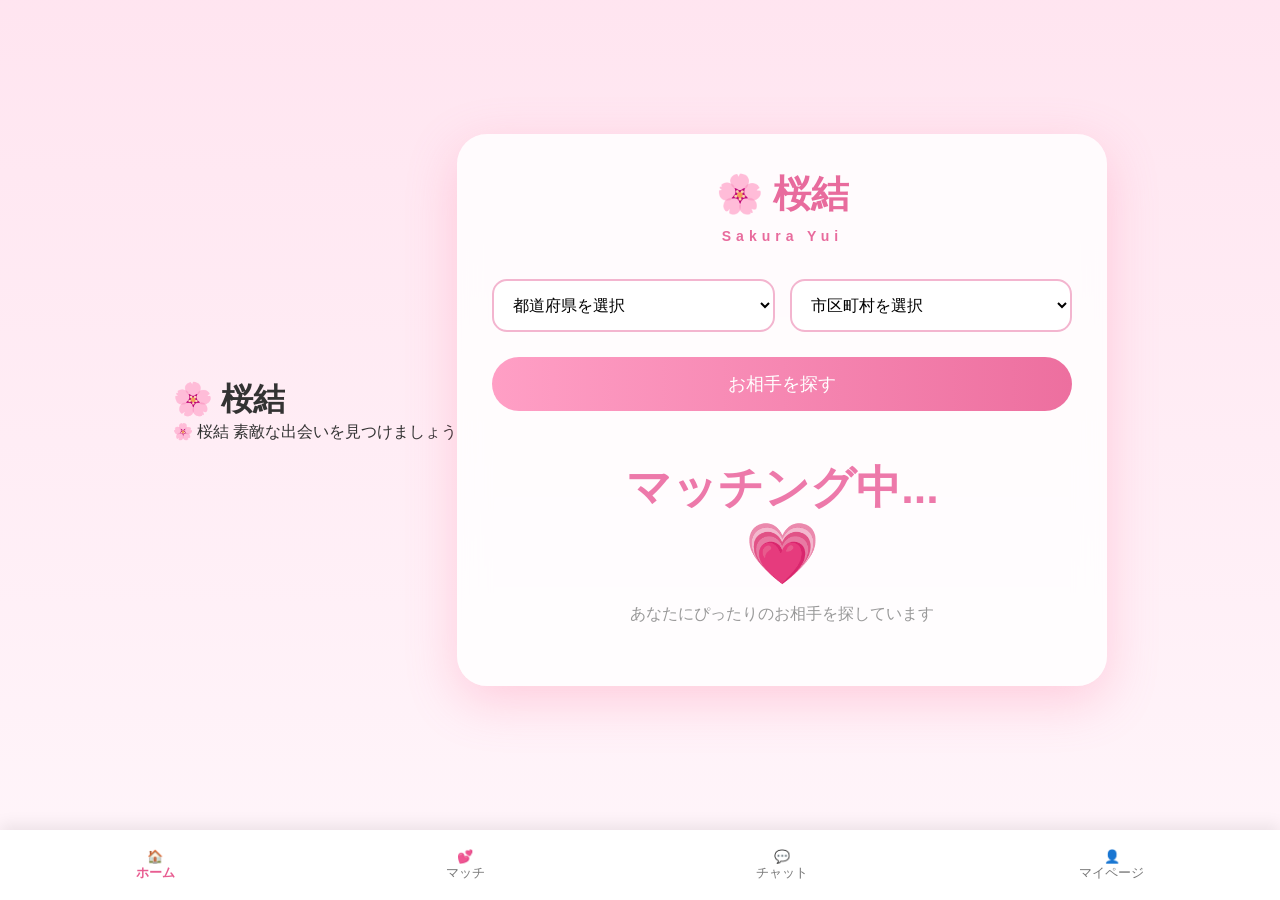
<file: index.html>
<!DOCTYPE html>
<html lang="ja">
<head>
  <meta charset="UTF-8">
  <meta name="viewport" content="width=device-width,initial-scale=1.0">
  <title> 桜結 Sakura Yui</title>
  <link rel="stylesheet" href="style.css">

  <style>
    * {
      box-sizing: border-box;
    }

    body {
      margin: 0;
      min-height: 100vh;
      display: flex;
      justify-content: center;
      align-items: center;
      font-family: "Noto Sans JP", sans-serif;
      background:
        linear-gradient(
          rgba(255,220,235,.75),
          rgba(255,245,250,.95)
        ),
        url("https://images.unsplash.com/photo-1522383225653-ed111181a951") center/cover;
      overflow: hidden;
    }

    .sakura {
      position: absolute;
      top: -30px;
      font-size: 25px;
      pointer-events: none;
      animation: fall linear infinite;
    }

    @keyframes fall {
      from {
        transform: translateY(-20px) rotate(0deg);
      }

      to {
        transform: translateY(110vh) rotate(360deg);
      }
    }

    .container {
      position: relative;
      z-index: 1;
      width: 95%;
      max-width: 650px;
      padding: 35px;
      background: rgba(255,255,255,.82);
      backdrop-filter: blur(15px);
      border-radius: 30px;
      box-shadow: 0 15px 50px rgba(255,120,160,.3);
    }

    .logo {
      text-align: center;
      font-size: 38px;
      font-weight: bold;
      color: #e86b9d;
    }

    .logo span {
      display: block;
      font-size: 14px;
      letter-spacing: 5px;
      margin-top: 8px;
    }

    .select-box {
      display: flex;
      gap: 15px;
      margin-top: 35px;
    }

    select {
      width: 50%;
      padding: 15px;
      border-radius: 15px;
      border: 2px solid #f3b5cf;
      font-size: 16px;
      background: white;
    }

    button {
      margin-top: 25px;
      width: 100%;
      padding: 15px;
      border: none;
      border-radius: 30px;
      font-size: 18px;
      color: white;
      background: linear-gradient(90deg, #ff9fc5, #ed6f9f);
      cursor: pointer;
    }

    .match {
      height: 220px;
      display: flex;
      flex-direction: column;
      justify-content: center;
      align-items: center;
      margin-top: 20px;
    }

    .match-title {
      font-size: 45px;
      font-weight: bold;
      color: #ed79aa;
      animation: pulse 1.5s infinite;
    }

    @keyframes pulse {
      50% {
        opacity: .5;
        transform: scale(1.1);
      }
    }

    .heart {
      font-size: 60px;
      animation: heart 1s infinite;
    }

    @keyframes heart {
      50% {
        transform: scale(1.25);
      }
    }

    .sub {
      margin-top: 15px;
      color: #999;
      text-align: center;
    }
  </style>
</head>

<body>
  <div class="welcome">

<h1>
🌸 桜結
</h1>

<p>
🌸 桜結
素敵な出会いを見つけましょう
</p>

</div>
  <div class="container">
    <div class="logo">
      🌸 桜結
      <span>Sakura Yui</span>
    </div>

    <div class="select-box">
      <select id="prefecture" onchange="changeCity()">
        <option>都道府県を選択</option>
      </select>

      <select id="city">
        <option>市区町村を選択</option>
      </select>
    </div>

    <button onclick="location.href='match.html'">お相手を探す</button>

    <div class="match">
      <div class="match-title">マッチング中...</div>
      <div class="heart">💗</div>
      <div class="sub">あなたにぴったりのお相手を探しています</div>
    </div>
  </div>

  <script>
    // 日本47都道府县 + 主要城市数据
    const japan = {
      "北海道": ["札幌市", "旭川市", "函館市", "小樽市", "帯広市", "岩見沢市", "千歲市", "富良野市", "釧路市", "網走市", "根室市"],
      "青森県": ["弘前市", "青森市", "八户市", "黑石市", "五所川原市", "十和田市", "三沢市", "陆奥市", "津轻市", "平川市"],
      "岩手県": ["盛冈市", "以及宫古市", "大船渡市", "花卷市", "北上市", "久慈市", "远野市", "一关市", "陆前高田市", "釜石市", "二户市", "八幡平市", "奥州市", "泷泽市"],
      "宮城県": ["仙台市", "石卷市", "盐灶市", "气仙沼市", "白石市", "名取市", "角田市", "多贺城市", "岩沼市", "登米市", "栗原市", "东松岛市", "大崎市", "富谷市"],
      "秋田県": ["秋田市", "能代市", "横手市", "大館市", "男鹿市", "湯沢市", "鹿角市", "由利本荘市", "潟上市", "大仙市", "北秋田市", "にかほ市", "仙北市"],
      "山形県": ["山形市", "米沢市", "鶴岡市", "酒田市", "新庄市", "寒河江市", "上山市", "村山市", "長井市", "天童市", "東根市", "尾花沢市", "南陽市"],
      "福島県": ["福島市", "会津若松市", "郡山市", "いわき市", "白河市", "須賀川市", "喜多方市", "相馬市", "二本松市", "田村市", "南相馬市", "伊達市", "本宮市"],
      "茨城県": ["水戸市", "日立市", "土浦市", "古河市", "石岡市", "結城市", "龍ケ崎市", "下妻市", "常総市", "常陸太田市", "高萩市", "北茨城市", "笠間市", "取手市"],
      "栃木県": ["宇都宫市", "足利市", "栃木市", "佐野市", "鹿沼市", "日光市", "小山市", "真冈市", "大田原市", "矢板市", "那须盐原市", "樱市", "那须乌山市", "下野市"],
      "群馬県": ["前桥市", "高崎市", "桐生市", "伊势崎市", "太田市", "沼田市", "馆林市", "涩川市", "藤冈市", "富冈市", "安中市", "绿市"],
      "埼玉県": ["さいたま市", "川越市", "熊谷市", "川口市", "行田市", "秩父市", "所沢市", "飯能市", "加須市", "本庄市", "東松山市", "春日部市", "狭山市", "羽生市", "鴻巣市", "深谷市", "上尾市", "草加市", "越谷市", "蕨市", "戸田市", "入間市", "朝霞市", "志木市", "和光市", "新座市", "桶川市", "久喜市", "北本市", "八潮市", "富士見市", "三郷市", "蓮田市", "坂戸市", "幸手市", "鶴ヶ島市", "日高市", "吉川市", "ふじみ野市", "白岡市"],
      "千葉県": ["千葉市", "旭市", "我孙子市", "夷隅市", "市川市", "市原市", "印西市", "浦安市", "大网白里市", "柏市", "胜浦市", "香取市", "镰谷市", "鸭川市", "木更津市", "君津市", "佐仓市", "山武市", "白井市", "匝瑳市", "袖浦市", "馆山市", "铫子市", "东金市", "富里市", "流山市", "习志野市", "成田市", "野田市", "富津市", "船桥市", "松户市", "南房总市", "茂原市", "八街市", "八千代市", "四街道市"],
      "東京都": ["千代田区",
"中央区",
"港区",
"新宿区",
"文京区",
"台東区",
"墨田区",
"江東区",
"品川区",
"目黒区",
"大田区",
"世田谷区",
"渋谷区",
"中野区",
"杉並区",
"豊島区",
"北区",
"荒川区",
"板橋区",
"練馬区",
"足立区",
"葛飾区",
"江戸川区",
"八王子市",
"立川市",
"武蔵野市",
"三鷹市",
"青梅市",
"府中市",
"昭島市",
"調布市",
"町田市",
"小金井市",
"小平市",
"日野市",
"東村山市",
"国分寺市",
"国立市",
"福生市",
"狛江市",
"東大和市",
"清瀬市",
"東久留米市",
"武蔵村山市",
"多摩市",
"稲城市",
"羽村市",
"あきる野市",
"西東京市"],
      "神奈川県": ["横浜市",
"川崎市",
"相模原市",
"横須賀市",
"平塚市",
"鎌倉市",
"藤沢市",
"小田原市",
"茅ヶ崎市",
"逗子市",
"三浦市",
"秦野市",
"厚木市",
"大和市",
"伊勢原市",
"海老名市",
"座間市",
"南足柄市",
"綾瀬市"],
      "新潟県": ["新潟市",
"長岡市",
"三条市",
"柏崎市",
"新発田市",
"小千谷市",
"加茂市",
"十日町市",
"見附市",
"村上市",
"燕市",
"糸魚川市",
"妙高市",
"五泉市",
"上越市",
"阿賀野市",
"佐渡市",
"魚沼市",
"南魚沼市",
"胎内市"],
      "富山県": ["富山市",
"高岡市",
"魚津市",
"氷見市",
"滑川市",
"黒部市",
"砺波市",
"小矢部市",
"南砺市",
"射水市"],
      "石川県": ["金沢市",
"七尾市",
"小松市",
"輪島市",
"珠洲市",
"加賀市",
"羽咋市",
"かほく市",
"白山市",
"能美市",
"野々市市"],
      "福井県": ["福井市",
"敦賀市",
"大野市",
"勝山市",
"鯖江市",
"あわら市",
"越前市",
"坂井市"],
      "山梨県": ["甲府市", "富士吉田市",
"都留市",
"山梨市",
"大月市",
"韮崎市",
"南アルプス市",
"北杜市",
"甲斐市",
"笛吹市",
"上野原市",
"甲州市",
"中央市"],
      "長野県": ["長野市",
"松本市",
"上田市",
"岡谷市",
"飯田市",
"諏訪市",
"須坂市",
"小諸市",
"伊那市",
"駒ヶ根市",
"中野市",
"大町市",
"飯山市",
"茅野市",
"塩尻市",
"佐久市",
"千曲市",
"東御市",
"安曇野市"],
      "岐阜県": ["岐阜市",
"大垣市",
"高山市",
"多治見市",
"関市",
"中津川市",
"美濃市",
"瑞浪市",
"羽島市",
"恵那市",
"美濃加茂市",
"土岐市",
"各務原市",
"可児市",
"山県市",
"瑞穂市",
"飛騨市",
"本巣市",
"郡上市",
"下呂市",
"海津市"],
      "静岡県": ["静岡市",
"浜松市",
"沼津市",
"熱海市",
"三島市",
"富士宮市",
"伊東市",
"島田市",
"富士市",
"磐田市",
"焼津市",
"掛川市",
"藤枝市",
"御殿場市",
"袋井市",
"下田市",
"裾野市",
"湖西市",
"伊豆市",
"御前崎市",
"菊川市",
"伊豆の国市",
"牧之原市"],
      "愛知県": ["名古屋市",
"豊橋市",
"岡崎市",
"一宮市",
"瀬戸市",
"半田市",
"春日井市",
"豊川市",
"津島市",
"碧南市",
"刈谷市",
"豊田市",
"安城市",
"西尾市",
"蒲郡市",
"犬山市",
"常滑市",
"江南市",
"小牧市",
"稲沢市",
"新城市",
"東海市",
"大府市",
"知多市",
"知立市",
"尾張旭市",
"高浜市",
"岩倉市",
"豊明市",
"日進市",
"田原市",
"愛西市",
"清須市",
"北名古屋市",
"弥富市",
"みよし市",
"あま市",
"長久手市"],
      "三重県": ["津市",
"四日市市",
"伊勢市",
"松阪市",
"桑名市",
"鈴鹿市",
"名張市",
"尾鷲市",
"亀山市",
"鳥羽市",
"熊野市",
"いなべ市",
"志摩市",
"伊賀市"],
      "滋賀県": ["大津市",
"彦根市",
"長浜市",
"近江八幡市",
"草津市",
"守山市",
"栗東市",
"甲賀市",
"野洲市",
"湖南市",
"高島市",
"東近江市",
"米原市"],
      "京都府": ["京都市",
"福知山市",
"舞鶴市",
"綾部市",
"宇治市",
"宮津市",
"亀岡市",
"城陽市",
"向日市",
"長岡京市",
"八幡市",
"京田辺市",
"京丹後市",
"南丹市",
"木津川市"],
      "大阪府": ["大阪市",
"堺市",
"岸和田市",
"豊中市",
"池田市",
"吹田市",
"泉大津市",
"高槻市",
"貝塚市",
"守口市",
"枚方市",
"茨木市",
"八尾市",
"泉佐野市",
"富田林市",
"寝屋川市",
"河内長野市",
"松原市",
"大東市",
"和泉市",
"箕面市",
"柏原市",
"羽曳野市",
"門真市",
"摂津市",
"高石市",
"藤井寺市",
"東大阪市",
"泉南市",
"四條畷市",
"交野市",
"大阪狭山市",
"阪南市"],
      "兵庫県": ["神戸市",
"姫路市",
"尼崎市",
"明石市",
"西宮市",
"洲本市",
"芦屋市",
"伊丹市",
"相生市",
"豊岡市",
"加古川市",
"赤穂市",
"西脇市",
"宝塚市",
"三木市",
"高砂市",
"川西市",
"小野市",
"三田市",
"加西市",
"丹波篠山市",
"養父市",
"丹波市",
"南あわじ市",
"朝来市",
"淡路市",
"宍粟市",
"加東市",
"たつの市"],
      "奈良県": ["奈良市",
"大和高田市",
"大和郡山市",
"天理市",
"橿原市",
"桜井市",
"五條市",
"御所市",
"生駒市",
"香芝市",
"葛城市",
"宇陀市"],
      "和歌山県": ["和歌山市",
"海南市",
"橋本市",
"有田市",
"御坊市",
"田辺市",
"新宮市",
"紀の川市",
"岩出市"],
      "鳥取県": ["鳥取市",
"米子市",
"倉吉市",
"境港市"],
      "島根県": ["松江市",
"浜田市",
"出雲市",
"益田市",
"大田市",
"安来市",
"江津市",
"雲南市"],
      "岡山県": ["岡山市",
"倉敷市",
"津山市",
"玉野市",
"笠岡市",
"井原市",
"総社市",
"高梁市",
"新見市",
"備前市",
"瀬戸内市",
"赤磐市",
"真庭市",
"美作市",
"浅口市"],
      "広島県": ["広島市",
"呉市",
"竹原市",
"三原市",
"尾道市",
"福山市",
"府中市",
"三次市",
"庄原市",
"大竹市",
"東広島市",
"廿日市市",
"安芸高田市",
"江田島市"],
      "山口県": ["下関市",
"宇部市",
"山口市",
"萩市",
"防府市",
"下松市",
"岩国市",
"光市",
"長門市",
"柳井市",
"美祢市",
"周南市",
"山陽小野田市"],
      "徳島県": ["徳島市",
"鳴門市",
"小松島市",
"阿南市",
"吉野川市",
"阿波市",
"美馬市",
"三好市"],
      "香川県": ["高松市",
"丸亀市",
"坂出市",
"善通寺市",
"観音寺市",
"さぬき市",
"東かがわ市",
"三豊市"],
      "愛媛県": ["松山市",
"今治市",
"宇和島市",
"八幡浜市",
"新居浜市",
"西条市",
"大洲市",
"伊予市",
"四国中央市",
"西予市",
"東温市"],
      "高知県": ["高知市",
"室戸市",
"安芸市",
"南国市",
"土佐市",
"須崎市",
"宿毛市",
"土佐清水市",
"四万十市",
"香南市",
"香美市"],
      "福岡県": ["北九州市",
"福岡市",
"大牟田市",
"久留米市",
"直方市",
"飯塚市",
"田川市",
"柳川市",
"八女市",
"筑後市",
"大川市",
"行橋市",
"豊前市",
"中間市",
"小郡市",
"筑紫野市",
"春日市",
"大野城市",
"宗像市",
"太宰府市",
"古賀市",
"福津市",
"うきは市",
"宮若市",
"嘉麻市",
"朝倉市",
"みやま市",
"糸島市",
"那珂川市"],
      "佐賀県": ["佐賀市",
"唐津市",
"鳥栖市",
"多久市",
"伊万里市",
"武雄市",
"鹿島市",
"小城市",
"嬉野市",
"神埼市"],
      "長崎県": ["長崎市",
"佐世保市",
"島原市",
"諫早市",
"大村市",
"平戸市",
"松浦市",
"対馬市",
"壱岐市",
"五島市",
"西海市",
"雲仙市",
"南島原市"],
      "熊本県": ["熊本市",
"八代市",
"人吉市",
"荒尾市",
"水俣市",
"玉名市",
"山鹿市",
"菊池市",
"宇土市",
"上天草市",
"宇城市",
"阿蘇市",
"合志市",
"天草市"],
      "大分県": ["大分市",
"別府市",
"中津市",
"日田市",
"佐伯市",
"臼杵市",
"津久見市",
"竹田市",
"豊後高田市",
"杵築市",
"宇佐市",
"豊後大野市",
"由布市",
"国東市"],
      "宮崎県": ["宮崎市",
"都城市",
"延岡市",
"日南市",
"小林市",
"日向市",
"串間市",
"西都市",
"えびの市"],
      "鹿児島県": ["鹿児島市",
"鹿屋市",
"枕崎市",
"阿久根市",
"出水市",
"指宿市",
"西之表市",
"垂水市",
"薩摩川内市",
"日置市",
"曽於市",
"霧島市",
"いちき串木野市",
"南さつま市",
"志布志市",
"奄美市",
"南九州市",
"伊佐市",
"姶良市"],
      "沖縄県": ["那覇市",
"宜野湾市",
"石垣市",
"浦添市",
"名護市",
"糸満市",
"沖縄市",
"豊見城市",
"うるま市",
"宮古島市",
"南城市"]
    };

    const prefecture = document.getElementById("prefecture");

    Object.keys(japan).forEach(function(pref) {
      let option = document.createElement("option");
      option.text = pref;
      prefecture.appendChild(option);
    });

    function changeCity() {
      let city = document.getElementById("city");
      city.innerHTML = "<option>市区町村を選択</option>";

      let pref = prefecture.value;

      if (japan[pref]) {
        japan[pref].forEach(function(name) {
          let option = document.createElement("option");
          option.text = name;
          city.appendChild(option);
        });
      }
    }

    function startMatch() {
      let pref = document.getElementById("prefecture").value;
      let city = document.getElementById("city").value;

      if (pref == "都道府県を選択" || city == "市区町村を選択") {
        alert("地域を選択してください");
        return;
      }

      alert(pref + " " + city + "周辺のお相手を検索しています...");
    }

    for (let i = 0; i < 25; i++) {
      let sakura = document.createElement("div");
      sakura.className = "sakura";
      sakura.innerHTML = "🌸";
      sakura.style.left = Math.random() * 100 + "%";
      sakura.style.animationDuration = 5 + Math.random() * 6 + "s";
      sakura.style.animationDelay = Math.random() * 5 + "s";
      document.body.appendChild(sakura);
    }
  </script>
<div class="bottom">

<a class="active" href="index.html">
🏠<br>
ホーム
</a>

<a href="match.html">
💕<br>
マッチ
</a>

<a href="message.html">
💬<br>
チャット
</a>

<a href="mypage.html">
👤<br>
マイページ
</a>

</div>
</html>
</file>
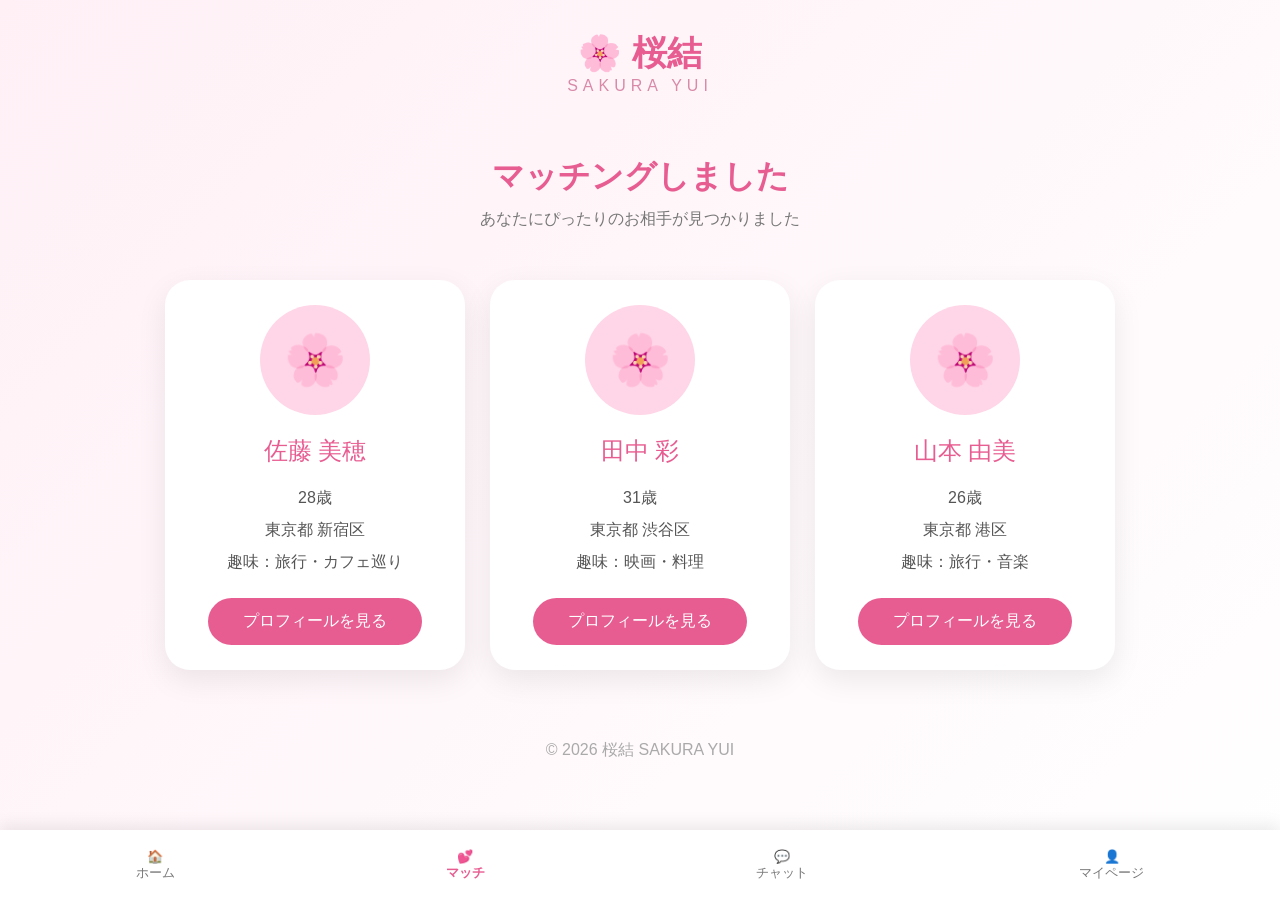
<file: match.html>
<!DOCTYPE html>
<html lang="ja">

<head>

<meta charset="UTF-8">

<meta name="viewport" content="width=device-width, initial-scale=1.0">

<title>桜結 - マッチング結果</title>
  <link rel="stylesheet" href="style.css">


<style>

*{
box-sizing:border-box;
margin:0;
padding:0;
}


body{

font-family:
"Noto Sans JP",
sans-serif;

background:
linear-gradient(
135deg,
#fff0f6,
#ffffff
);

min-height:100vh;

color:#333;

}


/* header */

.header{

text-align:center;

padding:30px;

}


.logo{

font-size:35px;

color:#e85d91;

font-weight:bold;

}


.sub{

letter-spacing:5px;

color:#d88aa8;

}



/* title */


.title{

text-align:center;

margin:30px;

}


.title h1{

font-size:32px;

color:#e85d91;

}


.title p{

margin-top:10px;

color:#777;

}



/* cards */


.container{

display:flex;

justify-content:center;

gap:25px;

flex-wrap:wrap;

padding:20px;

}



.card{

width:300px;

background:white;

border-radius:25px;

padding:25px;

text-align:center;

box-shadow:

0 10px 30px rgba(0,0,0,.08);

}



.avatar{

width:110px;

height:110px;

border-radius:50%;

background:#ffd6e7;

margin:auto;

display:flex;

align-items:center;

justify-content:center;

font-size:50px;

}



.name{

font-size:24px;

margin-top:20px;

color:#e85d91;

}



.info{

margin-top:15px;

line-height:2;

color:#555;

}



button{

margin-top:20px;

background:#e85d91;

border:none;

color:white;

padding:13px 35px;

border-radius:30px;

font-size:16px;

cursor:pointer;

}



button:hover{

opacity:.8;

}



/* footer */


.footer{

text-align:center;

margin-top:50px;

color:#aaa;

}



</style>


</head>


<body>


<div class="header">


<div class="logo">
🌸 桜結
</div>


<div class="sub">
SAKURA YUI
</div>


</div>




<div class="title">

<h1>
マッチングしました
</h1>


<p>
あなたにぴったりのお相手が見つかりました
</p>


</div>





<div class="container">



<div class="card">


<div class="avatar">
🌸
</div>


<div class="name">
佐藤 美穂
</div>


<div class="info">

28歳<br>

東京都 新宿区<br>

趣味：旅行・カフェ巡り

</div>


<button onclick="location.href='profile.html'">
プロフィールを見る
</button>


</div>





<div class="card">


<div class="avatar">
🌸
</div>


<div class="name">
田中 彩
</div>


<div class="info">

31歳<br>

東京都 渋谷区<br>

趣味：映画・料理

</div>


<button onclick="location.href='profile.html'">
プロフィールを見る
</button>


</div>





<div class="card">


<div class="avatar">
🌸
</div>


<div class="name">
山本 由美
</div>


<div class="info">

26歳<br>

東京都 港区<br>

趣味：旅行・音楽

</div>


<button onclick="location.href='profile.html'">
プロフィールを見る
</button>


</div>



</div>




<div class="footer">

© 2026 桜結 SAKURA YUI

</div>


<div class="bottom">

<a href="index.html">
🏠<br>
ホーム
</a>

<a class="active" href="match.html">
💕<br>
マッチ
</a>

<a href="message.html">
💬<br>
チャット
</a>

<a href="mypage.html">
👤<br>
マイページ
</a>

</div>

</html>
</file>
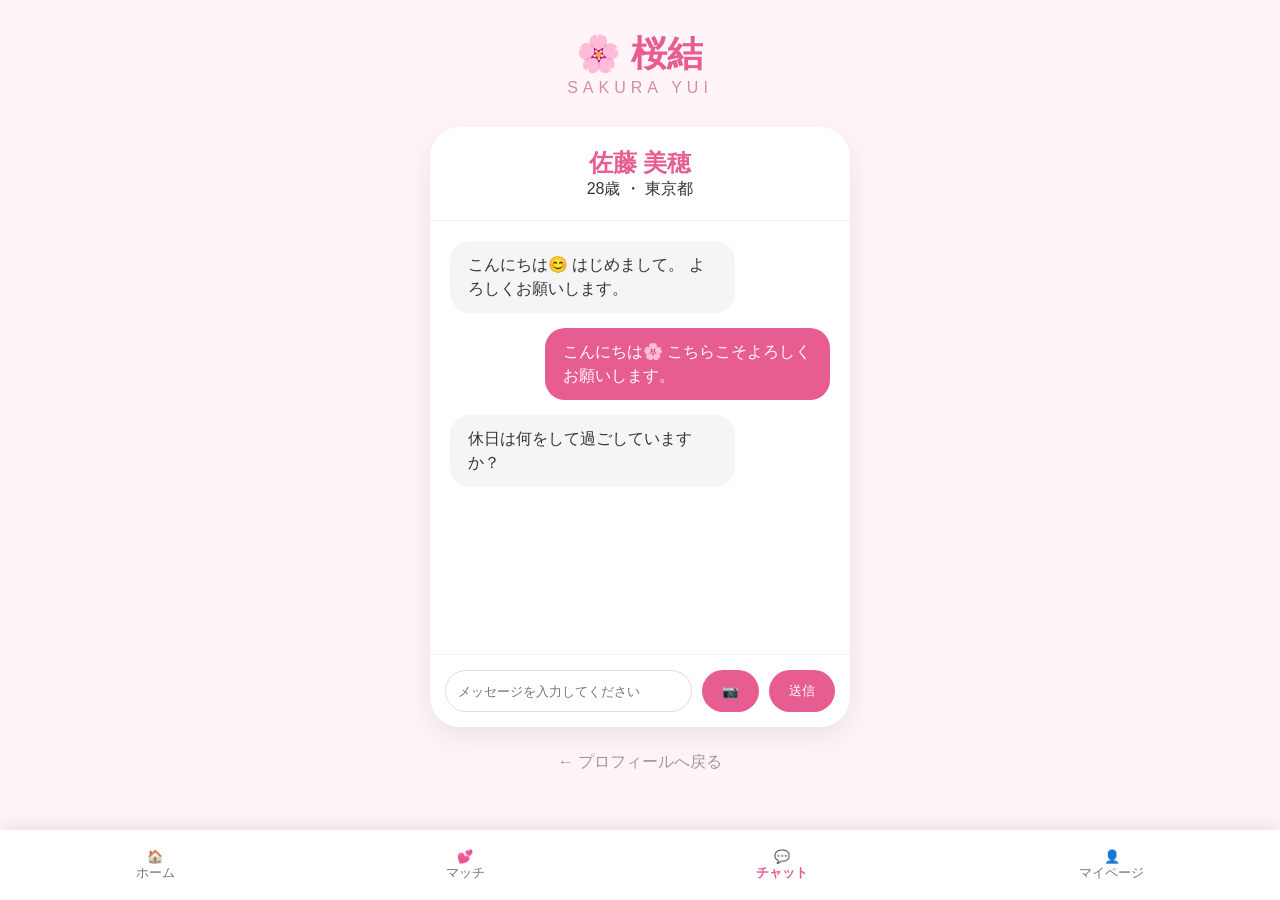
<file: message.html>
<!DOCTYPE html>
<html lang="ja">

<head>

<meta charset="UTF-8">

<meta name="viewport" content="width=device-width, initial-scale=1.0">

<title>桜結 - メッセージ</title>
  <link rel="stylesheet" href="style.css">


<style>

*{
margin:0;
padding:0;
box-sizing:border-box;
}


body{

font-family:
"Noto Sans JP",
sans-serif;

background:#fff5f8;

min-height:100vh;

color:#333;

}


/* header */

.header{

text-align:center;

padding:30px;

}


.logo{

font-size:36px;

font-weight:bold;

color:#e85d91;

}


.sub{

letter-spacing:5px;

color:#d88aa8;

}



/* chat box */


.chat{

width:420px;

max-width:90%;

height:600px;

margin:auto;

background:white;

border-radius:30px;

box-shadow:
0 10px 30px rgba(0,0,0,.08);

display:flex;

flex-direction:column;

overflow:hidden;

}



/* user */


.user{

padding:20px;

text-align:center;

border-bottom:1px solid #eee;

}


.user h2{

color:#e85d91;

}



/* messages */


.messages{

flex:1;

padding:20px;

overflow-y:auto;

}



.msg{

max-width:75%;

padding:12px 18px;

border-radius:20px;

margin-bottom:15px;

line-height:1.5;

}



.left{

background:#f5f5f5;

}


.right{

background:#e85d91;

color:white;

margin-left:auto;

}



/* input */


.input-area{

display:flex;

padding:15px;

border-top:1px solid #eee;

}


.input-area input{

flex:1;

padding:12px;

border-radius:25px;

border:1px solid #ddd;

outline:none;

}



.input-area button{

margin-left:10px;

background:#e85d91;

color:white;

border:none;

padding:12px 20px;

border-radius:25px;

cursor:pointer;

}



/* back */


.back{

text-align:center;

margin-top:25px;

}


.back a{

color:#999;

text-decoration:none;

}


</style>

</head>


<body>



<div class="header">

<div class="logo">
🌸 桜結
</div>

<div class="sub">
SAKURA YUI
</div>

</div>




<div class="chat">


<div class="user">

<h2>
佐藤 美穂
</h2>

28歳 ・ 東京都

</div>




<div class="messages" id="messages">


<div class="msg left">

こんにちは😊

はじめまして。

よろしくお願いします。

</div>



<div class="msg right">

こんにちは🌸

こちらこそよろしくお願いします。

</div>


<div class="msg left">

休日は何をして過ごしていますか？

</div>


</div>



<div class="input-area">


<input 
id="text"
placeholder="メッセージを入力してください">


<input 
type="file"
id="imageInput"
accept="image/*"
style="display:none"
onchange="sendImage()">



<button onclick="document.getElementById('imageInput').click()">

📷

</button>



<button onclick="send()">

送信

</button>


</div>



</div>





<div class="back">

<a href="profile.html">

← プロフィールへ戻る

</a>

</div>




<script>


function send(){
  function sendImage(){


let file =
document.getElementById("imageInput").files[0];


if(!file){
return;
}


let reader =
new FileReader();



reader.onload=function(e){


let box =
document.getElementById("messages");



let div =
document.createElement("div");


div.className="msg right";



let img =
document.createElement("img");


img.src=e.target.result;


img.style.width="200px";

img.style.borderRadius="15px";



div.appendChild(img);



box.appendChild(div);



box.scrollTop =
box.scrollHeight;


};



reader.readAsDataURL(file);


}


let text =
document.getElementById("text").value;


if(text==""){
return;
}



let box =
document.getElementById("messages");



let div =
document.createElement("div");


div.className="msg right";


div.innerHTML=text;


box.appendChild(div);



document.getElementById("text").value="";


box.scrollTop =
box.scrollHeight;


}


</script>



<div class="bottom">

<a href="index.html">
🏠<br>
ホーム
</a>

<a href="match.html">
💕<br>
マッチ
</a>

<a class="active" href="message.html">

💬<br>

チャット

</a>

<a href="mypage.html">
👤<br>
マイページ
</a>

</div>
  </body>

</html>
</file>
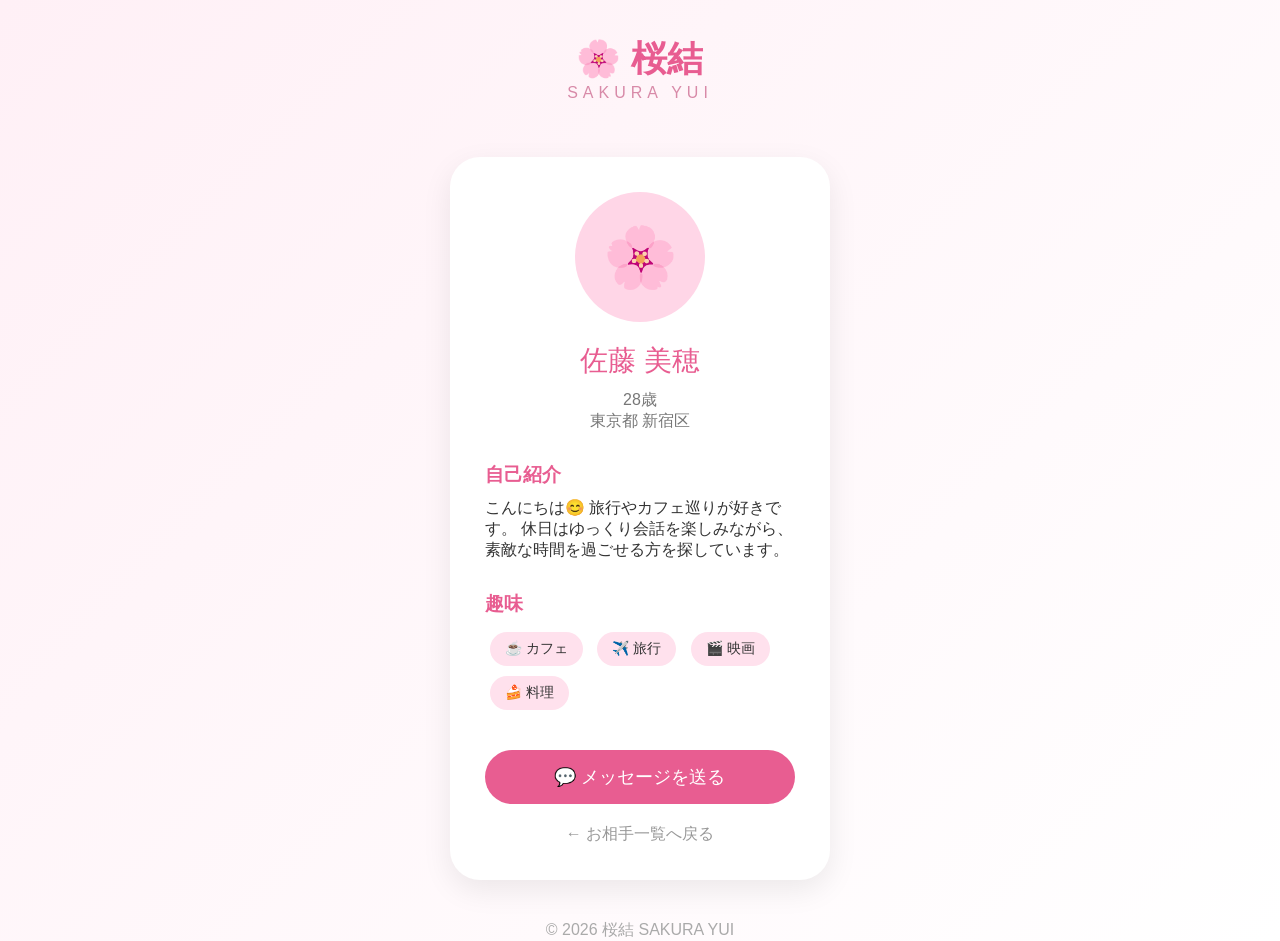
<file: profile.html>
<!DOCTYPE html>
<html lang="ja">

<head>

<meta charset="UTF-8">

<meta name="viewport" content="width=device-width, initial-scale=1.0">

<title>桜結 - プロフィール</title>


<style>

*{
margin:0;
padding:0;
box-sizing:border-box;
}


body{

font-family:
"Noto Sans JP",
sans-serif;

background:
linear-gradient(
135deg,
#fff0f6,
#ffffff
);

min-height:100vh;

color:#333;

}


/* header */

.header{

text-align:center;

padding:35px;

}


.logo{

font-size:36px;

font-weight:bold;

color:#e85d91;

}


.sub{

letter-spacing:5px;

color:#d88aa8;

}



/* profile */

.profile{

width:380px;

max-width:90%;

margin:20px auto;

background:white;

border-radius:30px;

padding:35px;

text-align:center;

box-shadow:

0 10px 30px rgba(0,0,0,.08);

}



.avatar{

width:130px;

height:130px;

border-radius:50%;

margin:auto;

background:#ffd6e7;

display:flex;

justify-content:center;

align-items:center;

font-size:60px;

}



.name{

font-size:28px;

color:#e85d91;

margin-top:20px;

}



.area{

margin-top:10px;

color:#777;

}



.section{

text-align:left;

margin-top:30px;

}



.section h3{

color:#e85d91;

margin-bottom:10px;

}



.tags span{

display:inline-block;

background:#ffe1ed;

padding:8px 15px;

border-radius:20px;

margin:5px;

font-size:14px;

}



.message{

margin-top:35px;

}



button{

width:100%;

padding:15px;

border:none;

border-radius:30px;

background:#e85d91;

color:white;

font-size:18px;

cursor:pointer;

}



button:hover{

opacity:.8;

}



.back{

margin-top:20px;

}



.back a{

text-decoration:none;

color:#999;

}



.footer{

text-align:center;

margin-top:40px;

color:#aaa;

}



</style>


</head>



<body>


<div class="header">

<div class="logo">
🌸 桜結
</div>

<div class="sub">
SAKURA YUI
</div>

</div>




<div class="profile">


<div class="avatar">
🌸
</div>


<div class="name">
佐藤 美穂
</div>


<div class="area">
28歳<br>
東京都 新宿区
</div>




<div class="section">

<h3>
自己紹介
</h3>


<p>

こんにちは😊

旅行やカフェ巡りが好きです。

休日はゆっくり会話を楽しみながら、
素敵な時間を過ごせる方を探しています。

</p>


</div>





<div class="section">


<h3>
趣味
</h3>


<div class="tags">

<span>☕ カフェ</span>

<span>✈️ 旅行</span>

<span>🎬 映画</span>

<span>🍰 料理</span>


</div>


</div>





<div class="message">


<button onclick="location.href='message.html'">

💬 メッセージを送る

</button>


</div>




<div class="back">

<a href="match.html">
← お相手一覧へ戻る
</a>

</div>



</div>




<div class="footer">

© 2026 桜結 SAKURA YUI

</div>


</body>


</html>
</file>
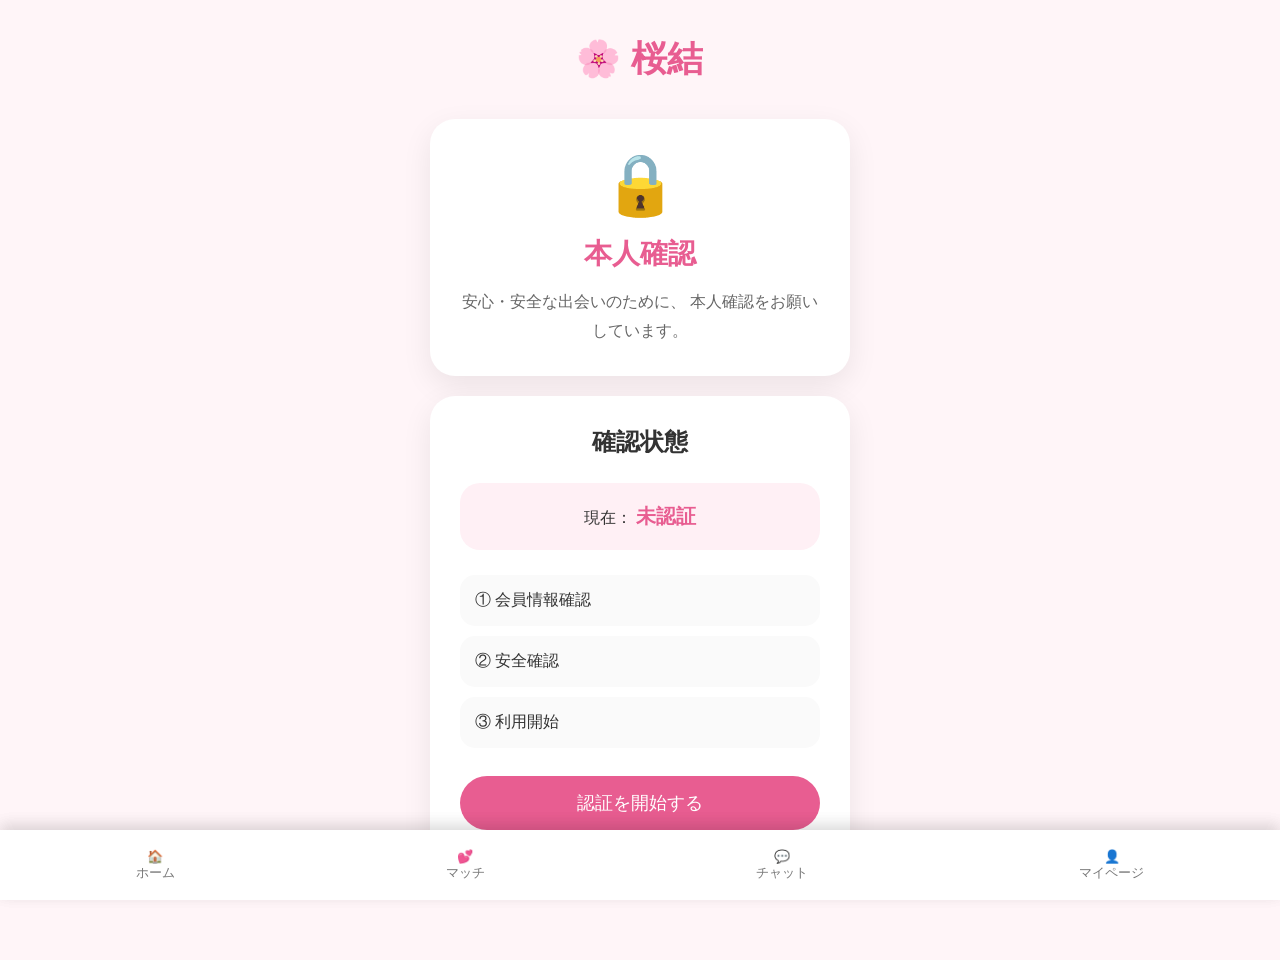
<file: verify.html>
<!DOCTYPE html>
<html lang="ja">

<head>

<meta charset="UTF-8">

<meta name="viewport" content="width=device-width, initial-scale=1.0">

<title>桜結 - 本人確認</title>
  <link rel="stylesheet" href="style.css">


<style>

*{
margin:0;
padding:0;
box-sizing:border-box;
}


body{

font-family:
"Noto Sans JP",
sans-serif;

background:#fff5f8;

color:#333;

padding-bottom:80px;

}



/* header */


.header{

text-align:center;

padding:35px;

}


.logo{

font-size:36px;

font-weight:bold;

color:#e85d91;

}



/* main */


.container{

width:90%;

max-width:420px;

margin:auto;

}



.card{

background:white;

border-radius:25px;

padding:30px;

margin-bottom:20px;

text-align:center;

box-shadow:

0 10px 30px rgba(0,0,0,.08);

}




.icon{

font-size:60px;

margin-bottom:15px;

}



h1{

font-size:28px;

color:#e85d91;

margin-bottom:15px;

}



.description{

color:#666;

line-height:1.8;

}




.status{

margin:25px 0;

background:#fff0f5;

padding:20px;

border-radius:20px;

}



.status span{

color:#e85d91;

font-weight:bold;

font-size:20px;

}




.step{

text-align:left;

margin-top:20px;

}



.step div{

background:#fafafa;

padding:15px;

margin-bottom:10px;

border-radius:15px;

}



button{

width:100%;

padding:15px;

background:#e85d91;

color:white;

border:none;

border-radius:30px;

font-size:18px;

cursor:pointer;

}



button:hover{

opacity:.8;

}



/* bottom navigation */


.bottom{

position:fixed;

bottom:0;

left:0;

width:100%;

height:70px;

background:white;

display:flex;

justify-content:space-around;

align-items:center;

box-shadow:

0 -5px 15px rgba(0,0,0,.08);

}



.bottom a{

text-decoration:none;

color:#777;

text-align:center;

font-size:13px;

}


</style>

</head>


<body>



<div class="header">

<div class="logo">

🌸 桜結

</div>

</div>





<div class="container">


<div class="card">


<div class="icon">

🔒

</div>


<h1>

本人確認

</h1>


<p class="description">

安心・安全な出会いのために、
本人確認をお願いしています。

</p>


</div>






<div class="card">


<h2>

確認状態

</h2>


<div class="status">

現在：

<span>

未認証

</span>


</div>



<div class="step">


<div>

① 会員情報確認

</div>


<div>

② 安全確認

</div>


<div>

③ 利用開始

</div>


</div>


<br>


<button>

認証を開始する

</button>


</div>




</div>







<div class="bottom">


<a href="index.html">

🏠<br>
ホーム

</a>



<a href="match.html">

💕<br>
マッチ

</a>



<a href="message.html">

💬<br>
チャット

</a>



<a href="mypage.html">

👤<br>
マイページ

</a>


</div>
<div class="bottom">

<a href="index.html">
🏠<br>
ホーム
</a>

<a href="match.html">
💕<br>
マッチ
</a>

<a href="message.html">
💬<br>
チャット
</a>

<a href="mypage.html">
👤<br>
マイページ
</a>

</div>



</body>

</html>
</file>
<file: style.css>
*{
margin:0;
padding:0;
box-sizing:border-box;
}


body{

font-family:
"Noto Sans JP",
Arial,
sans-serif;

background:#fff5f8;

color:#333;

padding-bottom:80px;

}



.logo{

font-size:32px;

font-weight:bold;

color:#e85d91;

text-align:center;

}



.bottom{

position:fixed;

bottom:0;

left:0;

width:100%;

height:70px;

background:white;

display:flex;

justify-content:space-around;

align-items:center;

box-shadow:
0 -5px 15px rgba(0,0,0,.08);

z-index:100;

}



.bottom a{

text-decoration:none;

color:#777;

font-size:13px;

text-align:center;

}
.bottom .active{

color:#e85d91;

font-weight:bold;

}

.bottom a:hover{

color:#e85d91;

}
</file>
